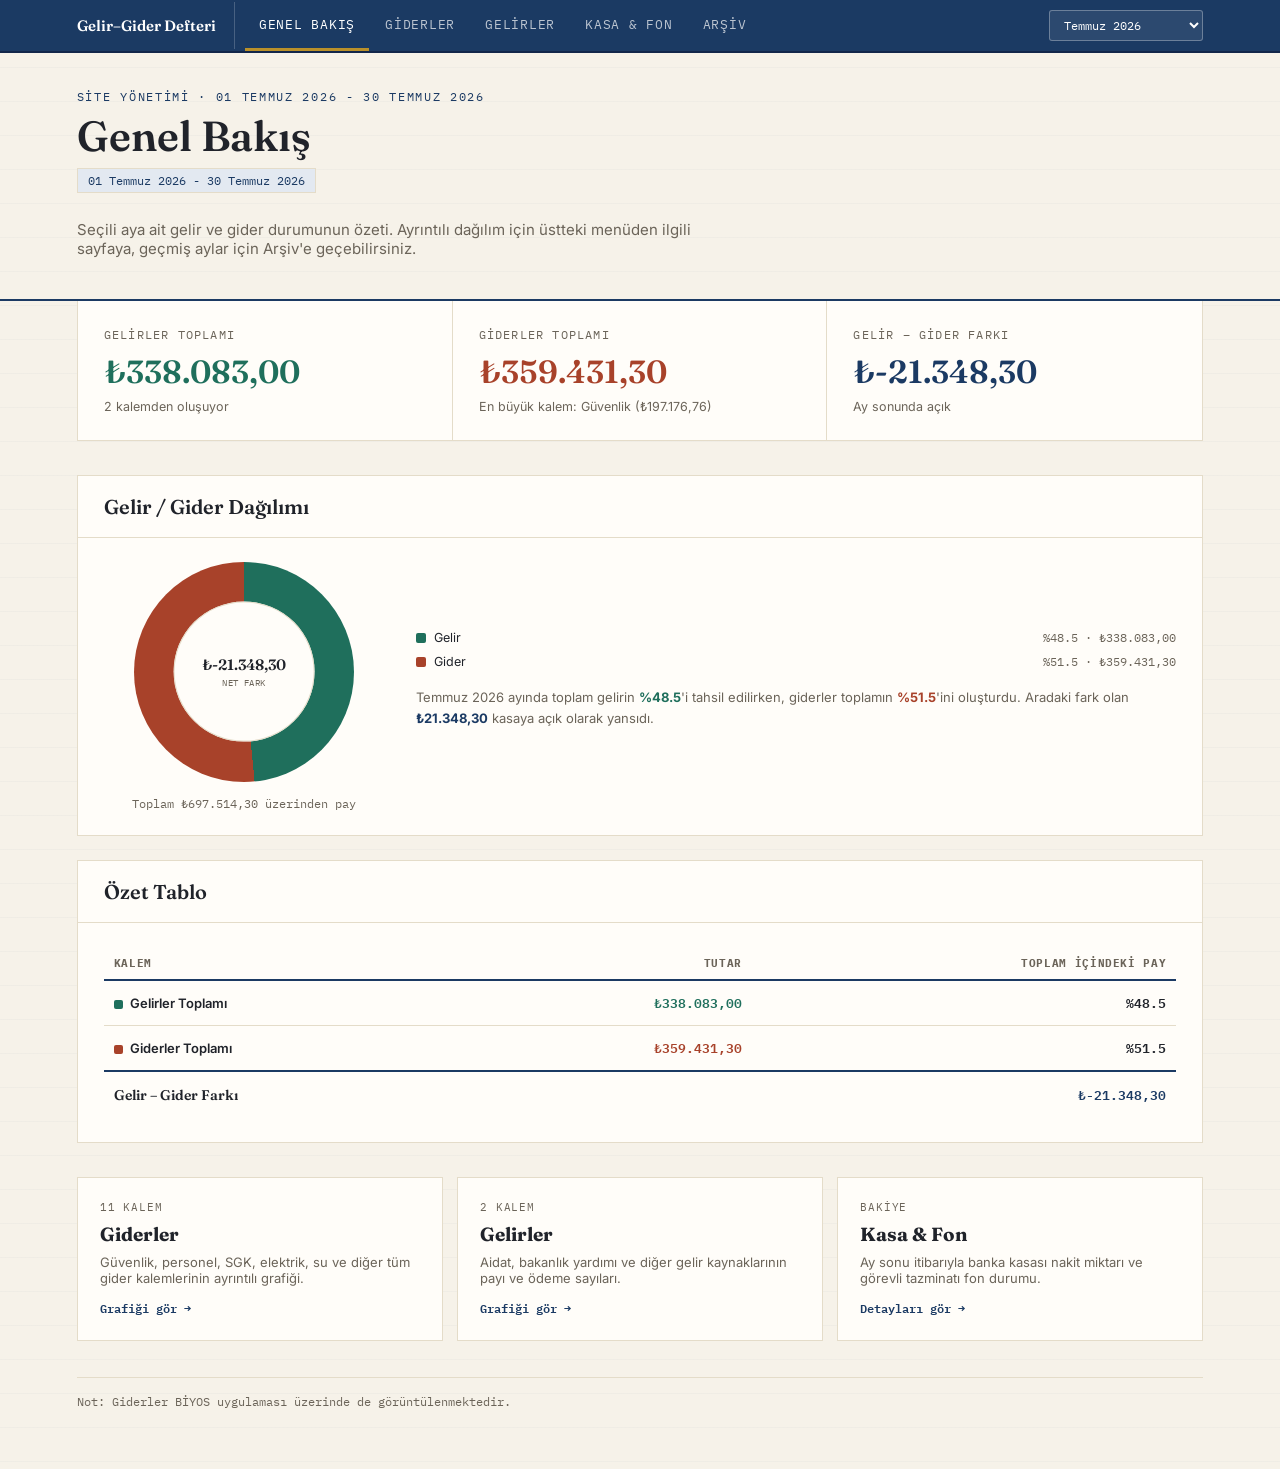
<file: index.html>
<!DOCTYPE html>
<html lang="tr">
<head>
<meta charset="UTF-8">
<title>Gelir–Gider Defteri</title>
<meta name="viewport" content="width=device-width, initial-scale=1.0">
<link rel="preconnect" href="https://fonts.googleapis.com">
<link href="https://fonts.googleapis.com/css2?family=Fraunces:opsz,wght@9..144,400;9..144,500;9..144,600;9..144,700&family=Inter:wght@400;500;600;700&family=IBM+Plex+Mono:wght@400;500;600;700&display=swap" rel="stylesheet">
<link rel="stylesheet" href="assets/style.css">
</head>
<body>

<nav class="topnav">
  <span class="brand">Gelir–Gider Defteri</span>
  <a href="index.html" class="active">Genel Bakış</a>
  <a href="giderler.html">Giderler</a>
  <a href="gelirler.html">Gelirler</a>
  <a href="kasa.html">Kasa &amp; Fon</a>
  <a href="arsiv.html">Arşiv</a>
  <select id="monthSelect" class="month-select"></select>
</nav>

<header class="page-header">
  <p class="eyebrow">Site Yönetimi</p>
  <h1>Genel Bakış</h1>
  <p class="period-badge" id="periodBadge"></p>
  <p class="subtitle">Seçili aya ait gelir ve gider durumunun özeti. Ayrıntılı dağılım için üstteki menüden ilgili sayfaya, geçmiş aylar için Arşiv'e geçebilirsiniz.</p>
</header>

<section class="hero">
  <div class="hero-cell income">
    <div class="label">Gelirler Toplamı</div>
    <div class="amount" id="heroGelir"></div>
    <div class="sub" id="heroGelirSub"></div>
  </div>
  <div class="hero-cell expense">
    <div class="label">Giderler Toplamı</div>
    <div class="amount" id="heroGider"></div>
    <div class="sub" id="heroGiderSub"></div>
  </div>
  <div class="hero-cell net">
    <div class="label">Gelir – Gider Farkı</div>
    <div class="amount" id="heroFark"></div>
    <div class="sub" id="heroFarkSub"></div>
  </div>
</section>

<section class="section">
  <div class="section-head">
    <h2>Gelir / Gider Dağılımı</h2>
  </div>
  <div class="section-body">
    <div class="chart-grid">
      <div class="chart-box">
        <div class="donut-wrap" id="balanceChartWrap">
          <div class="donut" id="balanceChart"></div>
          <div class="donut-hole"><div class="value"></div><div class="label"></div></div>
        </div>
        <div class="chart-caption" id="balanceCaption"></div>
      </div>
      <div>
        <div class="legend-list" id="balanceLegend"></div>
        <p style="font-size:13px; color:var(--ink-soft); margin-top:18px; line-height:1.6;" id="balanceSummaryText"></p>
      </div>
    </div>
  </div>
</section>

<section class="section" style="margin-top:24px;">
  <div class="section-head">
    <h2>Özet Tablo</h2>
  </div>
  <div class="section-body">
    <div class="table-wrap">
      <table class="data-table">
        <thead>
          <tr><th>Kalem</th><th class="num">Tutar</th><th class="num">Toplam İçindeki Pay</th></tr>
        </thead>
        <tbody id="summaryTableBody"></tbody>
        <tfoot id="summaryTableFoot"></tfoot>
      </table>
    </div>
  </div>
</section>

<div class="nav-cards">
  <a class="nav-card" id="cardGider" href="giderler.html">
    <div class="tag" id="cardGiderTag"></div>
    <h3>Giderler</h3>
    <p>Güvenlik, personel, SGK, elektrik, su ve diğer tüm gider kalemlerinin ayrıntılı grafiği.</p>
    <div class="go">Grafiği gör →</div>
  </a>
  <a class="nav-card" id="cardGelir" href="gelirler.html">
    <div class="tag" id="cardGelirTag"></div>
    <h3>Gelirler</h3>
    <p>Aidat, bakanlık yardımı ve diğer gelir kaynaklarının payı ve ödeme sayıları.</p>
    <div class="go">Grafiği gör →</div>
  </a>
  <a class="nav-card" id="cardKasa" href="kasa.html">
    <div class="tag">Bakiye</div>
    <h3>Kasa &amp; Fon</h3>
    <p>Ay sonu itibarıyla banka kasası nakit miktarı ve görevli tazminatı fon durumu.</p>
    <div class="go">Detayları gör →</div>
  </a>
</div>

<footer class="page-footer">
  Not: Giderler BİYOS uygulaması üzerinde de görüntülenmektedir.
</footer>

<script src="assets/months-data.js"></script>
<script src="assets/common.js"></script>
<script src="assets/charts.js"></script>
<script>
initMonthSelector();
const monthId = getCurrentMonthId();
const data = MONTHS[monthId];
const T = data.totals;
const grandTotal = T.gelir + T.gider;
const gelirPct = (T.gelir/grandTotal*100);
const giderPct = (T.gider/grandTotal*100);

document.getElementById('periodBadge').textContent = data.period;
document.querySelector('.eyebrow').textContent = 'Site Yönetimi · ' + data.period;

document.getElementById('heroGelir').textContent = formatTL(T.gelir);
document.getElementById('heroGelirSub').textContent = data.incomes.filter(i=>i.amount>0).length + ' kalemden oluşuyor';
document.getElementById('heroGider').textContent = formatTL(T.gider);
const topExpense = [...data.expenses].sort((a,b)=>b.amount-a.amount)[0];
document.getElementById('heroGiderSub').textContent = 'En büyük kalem: ' + topExpense.name + ' (' + formatTL(topExpense.amount) + ')';
document.getElementById('heroFark').textContent = (T.fark >= 0 ? '+ ' : '') + formatTL(T.fark);
document.getElementById('heroFarkSub').textContent = T.fark >= 0 ? 'Ay sonunda pozitif bakiye' : 'Ay sonunda açık';

document.getElementById('balanceCaption').textContent = 'Toplam ' + formatTL(grandTotal) + ' üzerinden pay';
document.getElementById('balanceSummaryText').innerHTML =
  data.label + ' ayında toplam gelirin <strong style="color:var(--income)">%' + gelirPct.toFixed(1) + '</strong>\'i tahsil edilirken, giderler toplamın ' +
  '<strong style="color:var(--expense)">%' + giderPct.toFixed(1) + '</strong>\'ini oluşturdu. Aradaki fark olan ' +
  '<strong style="color:var(--navy)">' + formatTL(Math.abs(T.fark)) + '</strong> kasaya ' + (T.fark >= 0 ? 'pozitif bakiye' : 'açık') + ' olarak yansıdı.';

renderDonut('balanceChart', 'balanceLegend',
  [
    { name: 'Gelir', amount: T.gelir, color: '#1F6F5C' },
    { name: 'Gider', amount: T.gider, color: '#A8422A' }
  ],
  (T.fark >= 0 ? '+ ' : '') + formatTL(T.fark),
  'Net Fark'
);

document.getElementById('summaryTableBody').innerHTML = `
  <tr><td class="cat"><span class="cat-dot" style="background:#1F6F5C"></span>Gelirler Toplamı</td><td class="num" style="color:var(--income)">${formatTL(T.gelir)}</td><td class="num">%${gelirPct.toFixed(1)}</td></tr>
  <tr><td class="cat"><span class="cat-dot" style="background:#A8422A"></span>Giderler Toplamı</td><td class="num" style="color:var(--expense)">${formatTL(T.gider)}</td><td class="num">%${giderPct.toFixed(1)}</td></tr>
`;
document.getElementById('summaryTableFoot').innerHTML = `
  <tr><td class="cat">Gelir – Gider Farkı</td><td class="num" colspan="2" style="color:var(--navy)">${(T.fark >= 0 ? '+ ' : '')}${formatTL(T.fark)}</td></tr>
`;

document.getElementById('cardGiderTag').textContent = data.expenses.length + ' Kalem';
document.getElementById('cardGelirTag').textContent = data.incomes.filter(i=>i.amount>0).length + ' Kalem';
document.querySelectorAll('.nav-card').forEach(a => { a.href = a.getAttribute('href') + '?ay=' + monthId; });
document.querySelectorAll('.topnav a').forEach(a => {
  if (a.getAttribute('href') !== 'arsiv.html') {
    a.href = a.getAttribute('href').split('?')[0] + '?ay=' + monthId;
  }
});
</script>
</body>
</html>
</file>
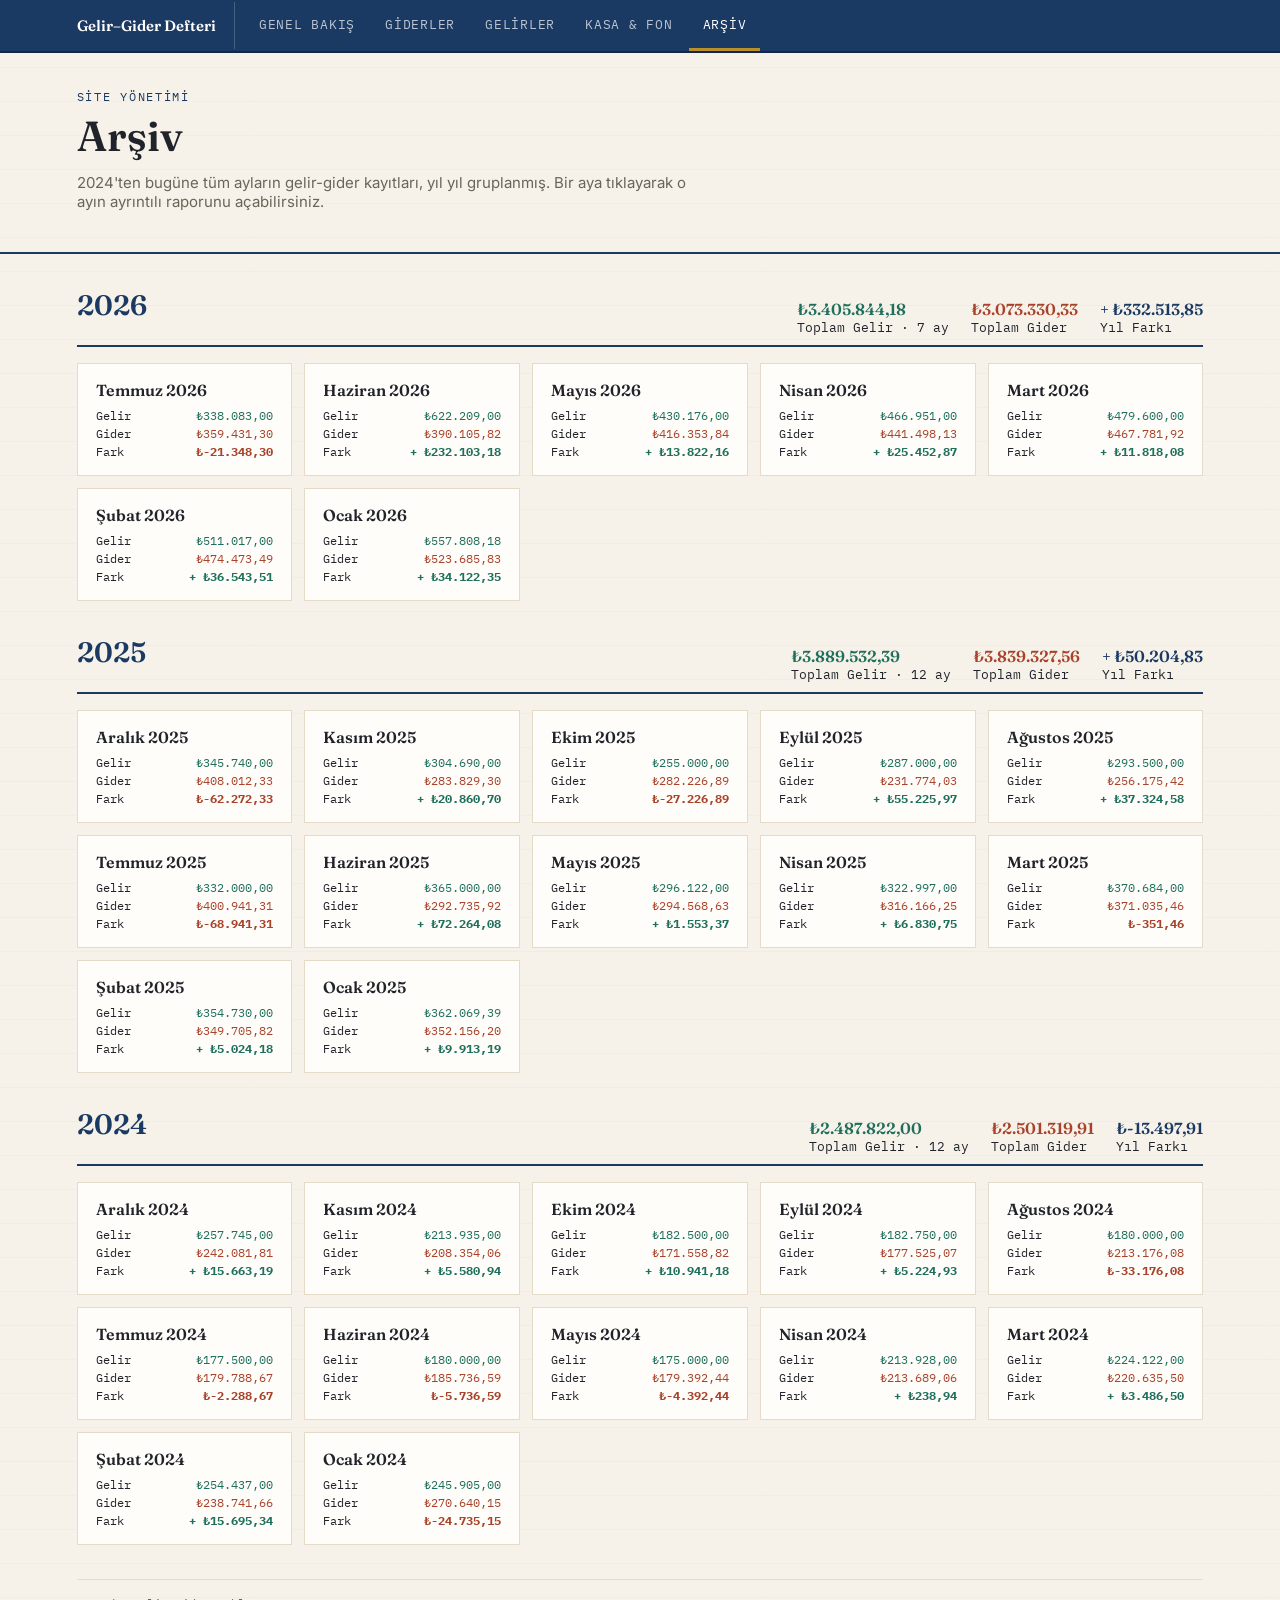
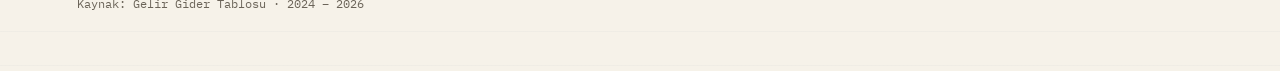
<file: arsiv.html>
<!DOCTYPE html>
<html lang="tr">
<head>
<meta charset="UTF-8">
<title>Arşiv · Gelir–Gider Defteri</title>
<meta name="viewport" content="width=device-width, initial-scale=1.0">
<link rel="preconnect" href="https://fonts.googleapis.com">
<link href="https://fonts.googleapis.com/css2?family=Fraunces:opsz,wght@9..144,400;9..144,500;9..144,600;9..144,700&family=Inter:wght@400;500;600;700&family=IBM+Plex+Mono:wght@400;500;600;700&display=swap" rel="stylesheet">
<link rel="stylesheet" href="assets/style.css">
<style>
  .year-block{ margin:34px 6vw 0 6vw; }
  .year-title{
    display:flex; align-items:baseline; justify-content:space-between; flex-wrap:wrap; gap:10px;
    border-bottom:2px solid var(--navy); padding-bottom:10px; margin-bottom:16px;
  }
  .year-title h2{ font-family:'Fraunces',serif; font-size:28px; font-weight:600; margin:0; color:var(--navy); }
  .year-stats{ display:flex; gap:22px; flex-wrap:wrap; font-family:'IBM Plex Mono',monospace; font-size:12.5px; }
  .year-stats .stat b{ display:block; font-family:'Fraunces',serif; font-size:16px; font-weight:600; }
  .year-stats .stat.income b{ color:var(--income); }
  .year-stats .stat.expense b{ color:var(--expense); }
  .year-stats .stat.net b{ color:var(--navy); }
  .month-grid{
    display:grid; grid-template-columns:repeat(auto-fill, minmax(210px,1fr)); gap:12px;
  }
  .month-card{
    display:block; text-decoration:none; background:var(--surface); border:1px solid var(--border);
    padding:16px 18px; transition:border-color .15s, transform .15s;
  }
  .month-card:hover{ border-color:var(--navy); transform:translateY(-2px); }
  .month-card .m-label{ font-family:'Fraunces',serif; font-size:16px; font-weight:600; margin-bottom:8px; }
  .month-card .m-row{ display:flex; justify-content:space-between; font-size:11.5px; font-family:'IBM Plex Mono',monospace; margin-top:3px; }
  .month-card .m-row.income span:last-child{ color:var(--income); }
  .month-card .m-row.expense span:last-child{ color:var(--expense); }
  .month-card .m-row.net span:last-child{ font-weight:700; }
  @media (max-width:560px){ .year-block{margin-left:5vw; margin-right:5vw;} }
</style>
</head>
<body>

<nav class="topnav">
  <span class="brand">Gelir–Gider Defteri</span>
  <a href="index.html">Genel Bakış</a>
  <a href="giderler.html">Giderler</a>
  <a href="gelirler.html">Gelirler</a>
  <a href="kasa.html">Kasa &amp; Fon</a>
  <a href="arsiv.html" class="active">Arşiv</a>
</nav>

<header class="page-header">
  <p class="eyebrow">Site Yönetimi</p>
  <h1>Arşiv</h1>
  <p class="subtitle">2024'ten bugüne tüm ayların gelir-gider kayıtları, yıl yıl gruplanmış. Bir aya tıklayarak o ayın ayrıntılı raporunu açabilirsiniz.</p>
</header>

<div id="yearsContainer"></div>

<footer class="page-footer" style="margin-top:34px;">
  Kaynak: Gelir Gider Tablosu · 2024 – 2026
</footer>

<script src="assets/months-data.js"></script>
<script src="assets/common.js"></script>
<script>
const years = [...new Set(MONTH_LIST.map(m => m.id.slice(0,4)))].sort((a,b) => b.localeCompare(a));
const container = document.getElementById('yearsContainer');

years.forEach(year => {
  const summary = getYearSummary(year);
  const monthsDesc = MONTH_LIST.filter(m => m.id.startsWith(year)).slice().reverse();

  const block = document.createElement('div');
  block.className = 'year-block';
  block.innerHTML = `
    <div class="year-title">
      <h2>${year}</h2>
      <div class="year-stats">
        <div class="stat income"><b>${formatTL(summary.gelir)}</b>Toplam Gelir · ${summary.monthCount} ay</div>
        <div class="stat expense"><b>${formatTL(summary.gider)}</b>Toplam Gider</div>
        <div class="stat net"><b>${(summary.fark>=0?'+ ':'')+formatTL(summary.fark)}</b>Yıl Farkı</div>
      </div>
    </div>
    <div class="month-grid">
      ${monthsDesc.map(m => {
        const d = MONTHS[m.id];
        const t = d.totals;
        return `
        <a class="month-card" href="index.html?ay=${m.id}">
          <div class="m-label">${d.label}</div>
          <div class="m-row income"><span>Gelir</span><span>${formatTL(t.gelir)}</span></div>
          <div class="m-row expense"><span>Gider</span><span>${formatTL(t.gider)}</span></div>
          <div class="m-row net"><span>Fark</span><span style="color:${t.fark>=0?'var(--income)':'var(--expense)'}">${(t.fark>=0?'+ ':'')+formatTL(t.fark)}</span></div>
        </a>`;
      }).join('')}
    </div>
  `;
  container.appendChild(block);
});
</script>
</body>
</html>
</file>
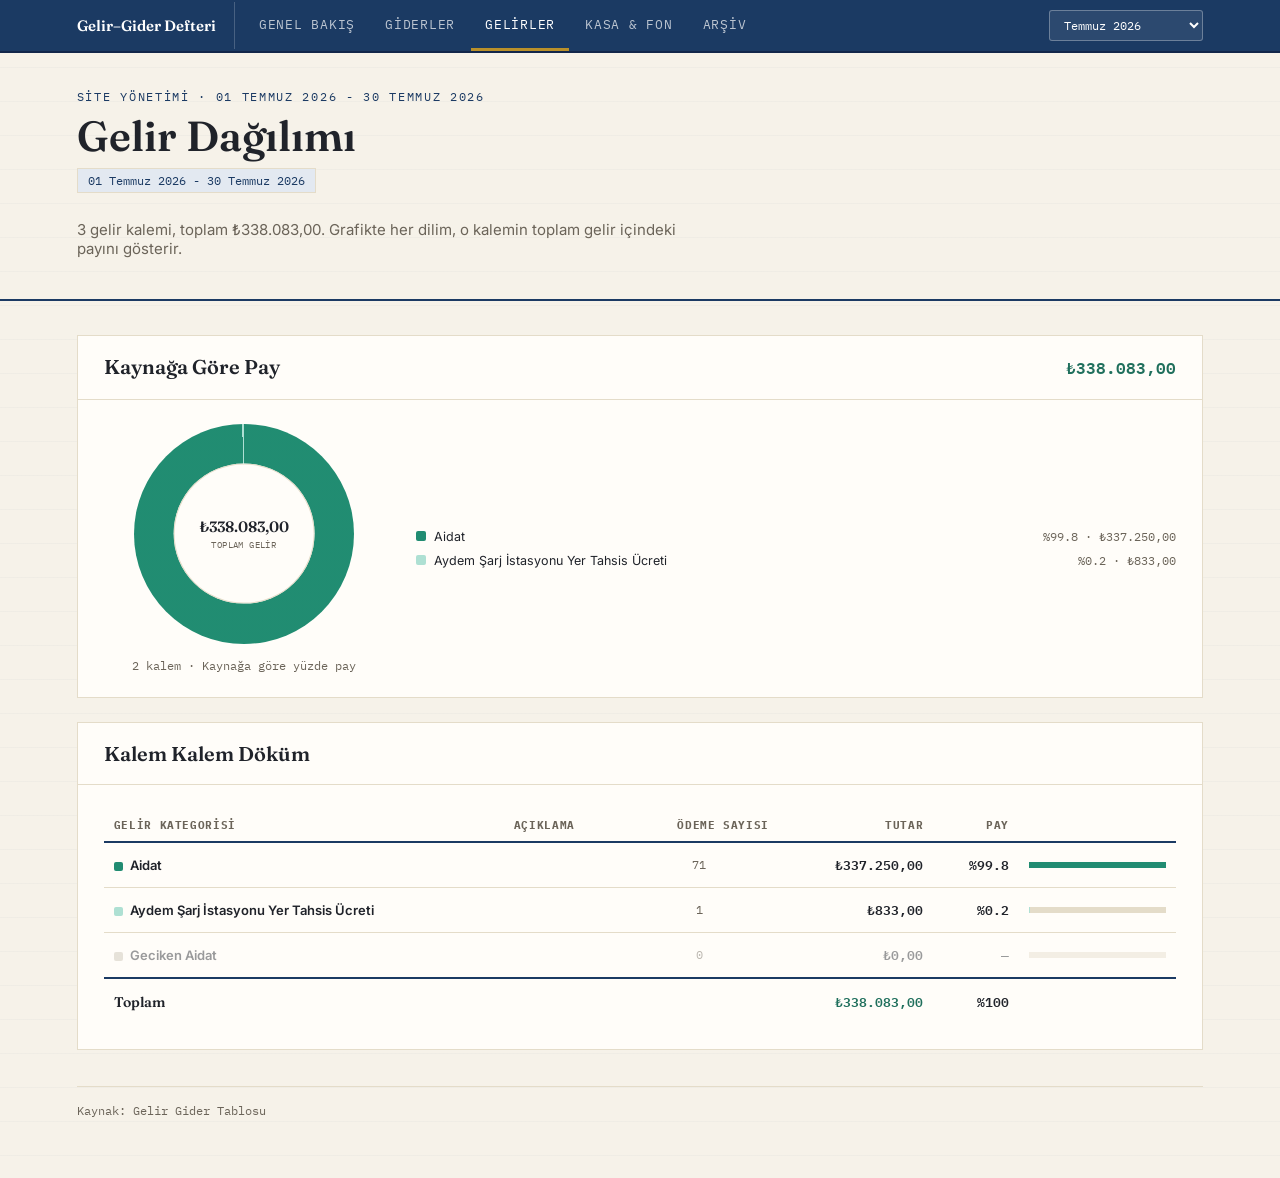
<file: gelirler.html>
<!DOCTYPE html>
<html lang="tr">
<head>
<meta charset="UTF-8">
<title>Gelirler · Gelir–Gider Defteri</title>
<meta name="viewport" content="width=device-width, initial-scale=1.0">
<link rel="preconnect" href="https://fonts.googleapis.com">
<link href="https://fonts.googleapis.com/css2?family=Fraunces:opsz,wght@9..144,400;9..144,500;9..144,600;9..144,700&family=Inter:wght@400;500;600;700&family=IBM+Plex+Mono:wght@400;500;600;700&display=swap" rel="stylesheet">
<link rel="stylesheet" href="assets/style.css">
</head>
<body>

<nav class="topnav">
  <span class="brand">Gelir–Gider Defteri</span>
  <a href="index.html">Genel Bakış</a>
  <a href="giderler.html">Giderler</a>
  <a href="gelirler.html" class="active">Gelirler</a>
  <a href="kasa.html">Kasa &amp; Fon</a>
  <a href="arsiv.html">Arşiv</a>
  <select id="monthSelect" class="month-select"></select>
</nav>

<header class="page-header">
  <p class="eyebrow">Site Yönetimi</p>
  <h1>Gelir Dağılımı</h1>
  <p class="period-badge" id="periodBadge"></p>
  <p class="subtitle" id="pageSubtitle"></p>
</header>

<section class="section">
  <div class="section-head">
    <h2>Kaynağa Göre Pay</h2>
    <div class="total mono" style="color:var(--income)" id="headTotal"></div>
  </div>
  <div class="section-body">
    <div class="chart-grid">
      <div class="chart-box">
        <div class="donut-wrap" id="incomeDonutWrap">
          <div class="donut" id="incomeDonut"></div>
          <div class="donut-hole"><div class="value"></div><div class="label"></div></div>
        </div>
        <div class="chart-caption" id="chartCaption"></div>
      </div>
      <div class="legend-list" id="incomeLegend"></div>
    </div>
  </div>
</section>

<section class="section" style="margin-top:24px;">
  <div class="section-head">
    <h2>Kalem Kalem Döküm</h2>
  </div>
  <div class="section-body">
    <div class="table-wrap">
      <table class="data-table">
        <thead>
          <tr>
            <th>Gelir Kategorisi</th>
            <th>Açıklama</th>
            <th class="num">Ödeme Sayısı</th>
            <th class="num">Tutar</th>
            <th class="num">Pay</th>
            <th></th>
          </tr>
        </thead>
        <tbody id="incomeTableBody"></tbody>
        <tfoot id="incomeTableFoot"></tfoot>
      </table>
    </div>
  </div>
</section>

<footer class="page-footer">
  Kaynak: Gelir Gider Tablosu
</footer>

<script src="assets/months-data.js"></script>
<script src="assets/common.js"></script>
<script src="assets/charts.js"></script>
<script>
initMonthSelector();
const monthId = getCurrentMonthId();
const data = MONTHS[monthId];
const sortedRaw = [...data.incomes].filter(i => i.amount > 0).sort((a,b) => b.amount - a.amount);
const sorted = assignColors(sortedRaw, 'income');
const zeroItemsRaw = data.incomes.filter(i => i.amount === 0);
const zeroItems = zeroItemsRaw.map(i => Object.assign({}, i, { color: '#C9C2B4' }));
const total = sorted.reduce((s,e) => s + e.amount, 0);

document.getElementById('periodBadge').textContent = data.period;
document.querySelector('.eyebrow').textContent = 'Site Yönetimi · ' + data.period;
document.getElementById('pageSubtitle').textContent = data.incomes.length + ' gelir kalemi, toplam ' + formatTL(total) + '. Grafikte her dilim, o kalemin toplam gelir içindeki payını gösterir.';
document.getElementById('headTotal').textContent = formatTL(total);
document.getElementById('chartCaption').textContent = sorted.length + ' kalem · Kaynağa göre yüzde pay';

renderDonut('incomeDonut', 'incomeLegend', sorted, formatTL(total), 'Toplam Gelir');

const body = document.getElementById('incomeTableBody');
[...sorted, ...zeroItems].forEach(e => {
  const pct = e.amount > 0 ? (e.amount/total*100) : 0;
  const tr = document.createElement('tr');
  let cls = [];
  if (pct > 25 && sorted.length && e.amount !== sorted[0].amount) cls.push('highlight-tr');
  if (e.amount === 0) cls.push('zero-tr');
  tr.className = cls.join(' ');
  tr.innerHTML = `
    <td class="cat"><span class="cat-dot" style="background:${e.color}"></span>${e.name}</td>
    <td class="desc">${e.desc}</td>
    <td class="count">${e.count}</td>
    <td class="num">${formatTL(e.amount)}</td>
    <td class="num">${e.amount > 0 ? '%' + pct.toFixed(1) : '—'}</td>
    <td class="mini-bar-cell"><div class="mini-bar-track"><div class="mini-bar-fill" style="width:${pct}%; background:${e.color}"></div></div></td>
  `;
  body.appendChild(tr);
});
document.getElementById('incomeTableFoot').innerHTML = `
  <tr><td class="cat">Toplam</td><td></td><td></td><td class="num" style="color:var(--income)">${formatTL(total)}</td><td class="num">%100</td><td></td></tr>
`;

document.querySelectorAll('.topnav a').forEach(a => {
  if (a.getAttribute('href') !== 'arsiv.html') {
    a.href = a.getAttribute('href').split('?')[0] + '?ay=' + monthId;
  }
});
</script>
</body>
</html>
</file>
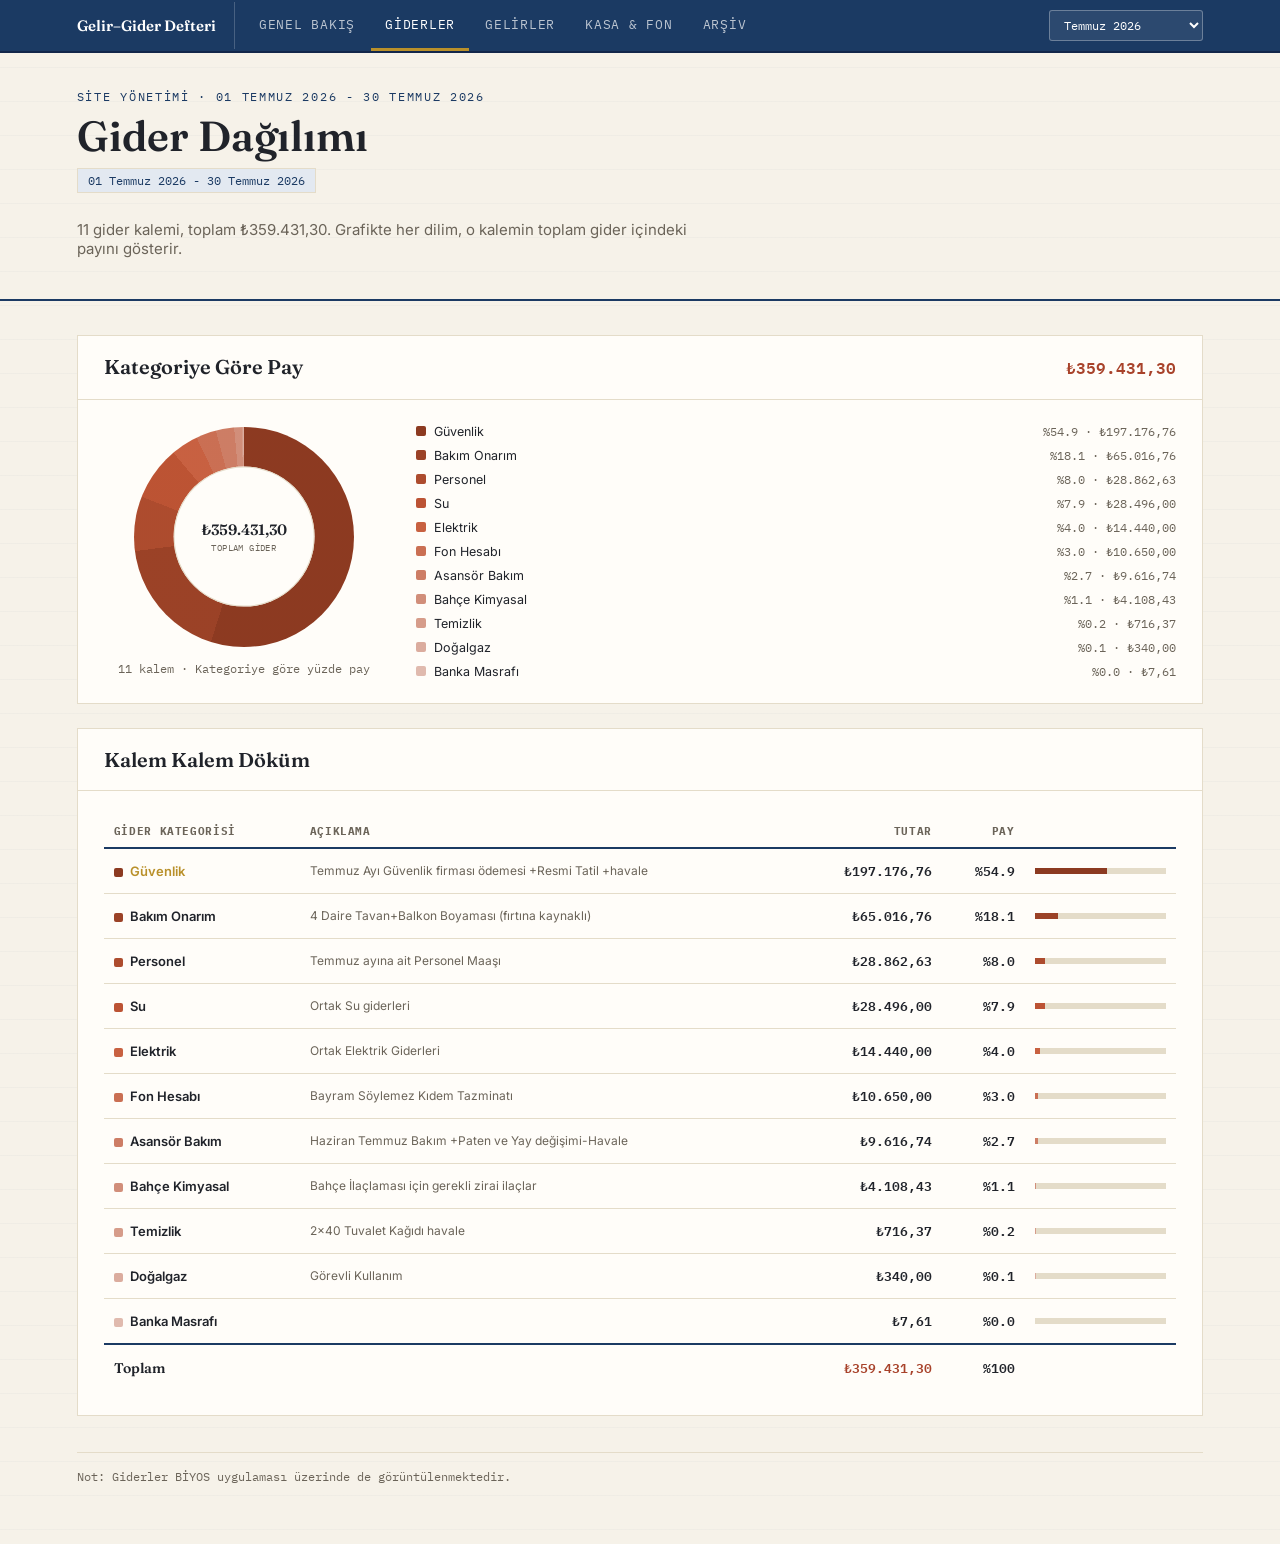
<file: giderler.html>
<!DOCTYPE html>
<html lang="tr">
<head>
<meta charset="UTF-8">
<title>Giderler · Gelir–Gider Defteri</title>
<meta name="viewport" content="width=device-width, initial-scale=1.0">
<link rel="preconnect" href="https://fonts.googleapis.com">
<link href="https://fonts.googleapis.com/css2?family=Fraunces:opsz,wght@9..144,400;9..144,500;9..144,600;9..144,700&family=Inter:wght@400;500;600;700&family=IBM+Plex+Mono:wght@400;500;600;700&display=swap" rel="stylesheet">
<link rel="stylesheet" href="assets/style.css">
</head>
<body>

<nav class="topnav">
  <span class="brand">Gelir–Gider Defteri</span>
  <a href="index.html">Genel Bakış</a>
  <a href="giderler.html" class="active">Giderler</a>
  <a href="gelirler.html">Gelirler</a>
  <a href="kasa.html">Kasa &amp; Fon</a>
  <a href="arsiv.html">Arşiv</a>
  <select id="monthSelect" class="month-select"></select>
</nav>

<header class="page-header">
  <p class="eyebrow">Site Yönetimi</p>
  <h1>Gider Dağılımı</h1>
  <p class="period-badge" id="periodBadge"></p>
  <p class="subtitle" id="pageSubtitle"></p>
</header>

<section class="section">
  <div class="section-head">
    <h2>Kategoriye Göre Pay</h2>
    <div class="total mono" style="color:var(--expense)" id="headTotal"></div>
  </div>
  <div class="section-body">
    <div class="chart-grid">
      <div class="chart-box">
        <div class="donut-wrap" id="expenseDonutWrap">
          <div class="donut" id="expenseDonut"></div>
          <div class="donut-hole"><div class="value"></div><div class="label"></div></div>
        </div>
        <div class="chart-caption" id="chartCaption"></div>
      </div>
      <div class="legend-list" id="expenseLegend"></div>
    </div>
  </div>
</section>

<section class="section" style="margin-top:24px;">
  <div class="section-head">
    <h2>Kalem Kalem Döküm</h2>
  </div>
  <div class="section-body">
    <div class="table-wrap">
      <table class="data-table">
        <thead>
          <tr>
            <th>Gider Kategorisi</th>
            <th>Açıklama</th>
            <th class="num">Tutar</th>
            <th class="num">Pay</th>
            <th></th>
          </tr>
        </thead>
        <tbody id="expenseTableBody"></tbody>
        <tfoot id="expenseTableFoot"></tfoot>
      </table>
    </div>
  </div>
</section>

<footer class="page-footer">
  Not: Giderler BİYOS uygulaması üzerinde de görüntülenmektedir.
</footer>

<script src="assets/months-data.js"></script>
<script src="assets/common.js"></script>
<script src="assets/charts.js"></script>
<script>
initMonthSelector();
const monthId = getCurrentMonthId();
const data = MONTHS[monthId];
const sortedRaw = [...data.expenses].sort((a,b) => b.amount - a.amount);
const sorted = assignColors(sortedRaw, 'expense');
const total = sorted.reduce((s,e) => s + e.amount, 0);

document.getElementById('periodBadge').textContent = data.period;
document.querySelector('.eyebrow').textContent = 'Site Yönetimi · ' + data.period;
document.getElementById('pageSubtitle').textContent = sorted.length + ' gider kalemi, toplam ' + formatTL(total) + '. Grafikte her dilim, o kalemin toplam gider içindeki payını gösterir.';
document.getElementById('headTotal').textContent = formatTL(total);
document.getElementById('chartCaption').textContent = sorted.length + ' kalem · Kategoriye göre yüzde pay';

renderDonut('expenseDonut', 'expenseLegend', sorted, formatTL(total), 'Toplam Gider');

const body = document.getElementById('expenseTableBody');
sorted.forEach(e => {
  const pct = (e.amount/total*100);
  const tr = document.createElement('tr');
  if (pct > 20) tr.className = 'highlight-tr';
  tr.innerHTML = `
    <td class="cat"><span class="cat-dot" style="background:${e.color}"></span>${e.name}</td>
    <td class="desc">${e.desc}</td>
    <td class="num">${formatTL(e.amount)}</td>
    <td class="num">%${pct.toFixed(1)}</td>
    <td class="mini-bar-cell"><div class="mini-bar-track"><div class="mini-bar-fill" style="width:${pct}%; background:${e.color}"></div></div></td>
  `;
  body.appendChild(tr);
});
document.getElementById('expenseTableFoot').innerHTML = `
  <tr><td class="cat">Toplam</td><td></td><td class="num" style="color:var(--expense)">${formatTL(total)}</td><td class="num">%100</td><td></td></tr>
`;

document.querySelectorAll('.topnav a').forEach(a => {
  if (a.getAttribute('href') !== 'arsiv.html') {
    a.href = a.getAttribute('href').split('?')[0] + '?ay=' + monthId;
  }
});
</script>
</body>
</html>
</file>
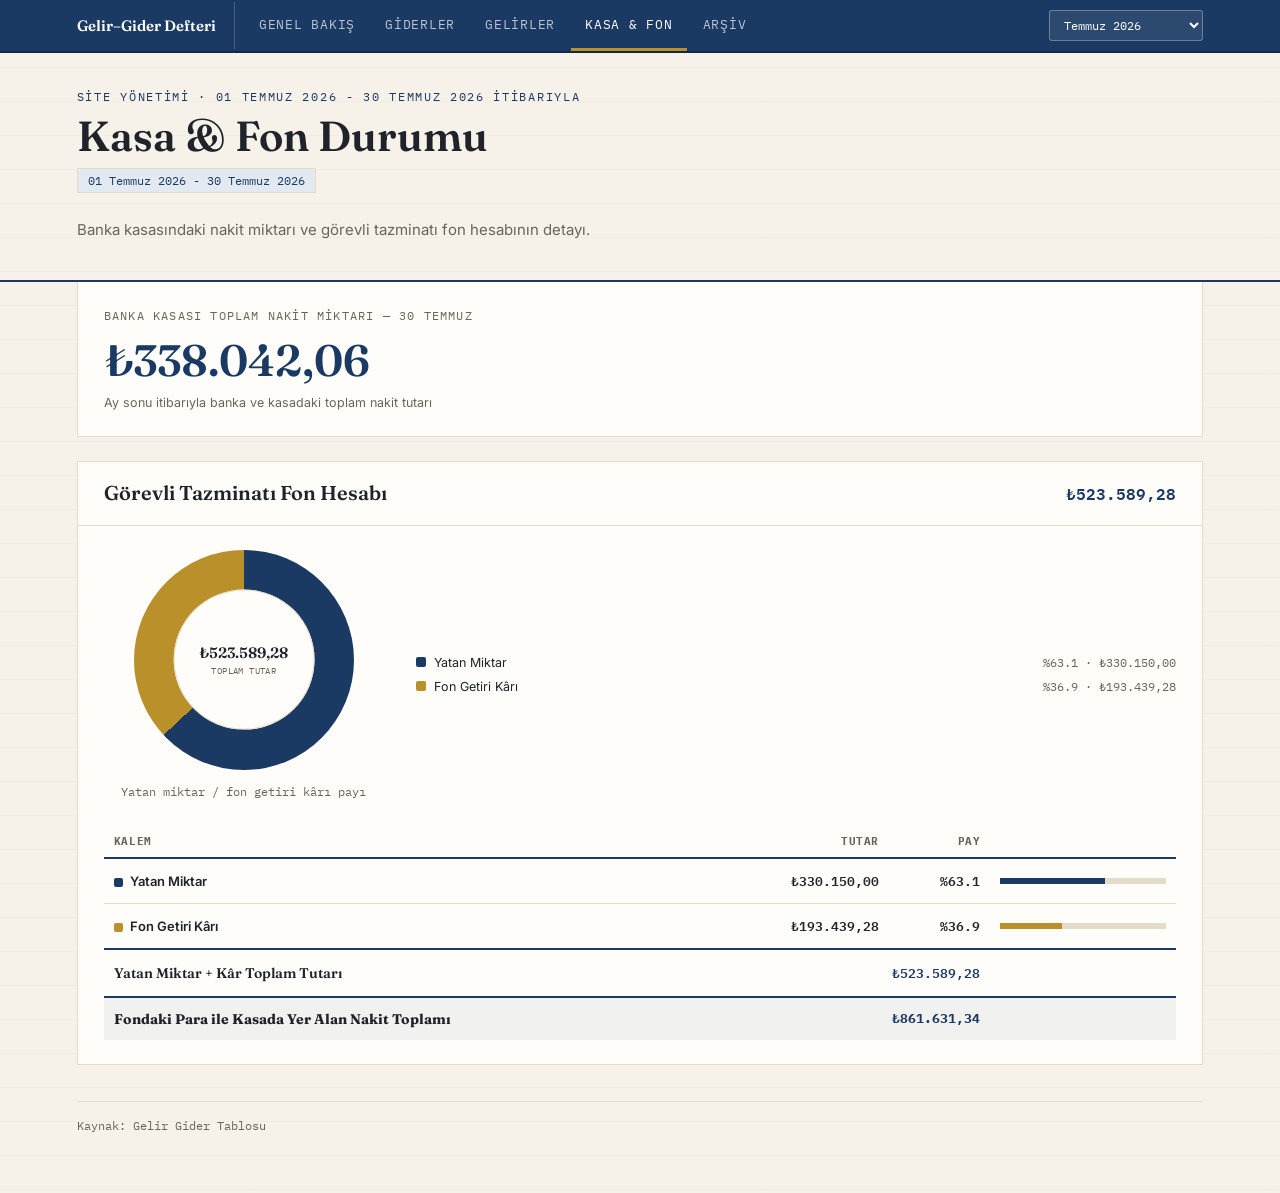
<file: kasa.html>
<!DOCTYPE html>
<html lang="tr">
<head>
<meta charset="UTF-8">
<title>Kasa & Fon · Gelir–Gider Defteri</title>
<meta name="viewport" content="width=device-width, initial-scale=1.0">
<link rel="preconnect" href="https://fonts.googleapis.com">
<link href="https://fonts.googleapis.com/css2?family=Fraunces:opsz,wght@9..144,400;9..144,500;9..144,600;9..144,700&family=Inter:wght@400;500;600;700&family=IBM+Plex+Mono:wght@400;500;600;700&display=swap" rel="stylesheet">
<link rel="stylesheet" href="assets/style.css">
</head>
<body>

<nav class="topnav">
  <span class="brand">Gelir–Gider Defteri</span>
  <a href="index.html">Genel Bakış</a>
  <a href="giderler.html">Giderler</a>
  <a href="gelirler.html">Gelirler</a>
  <a href="kasa.html" class="active">Kasa &amp; Fon</a>
  <a href="arsiv.html">Arşiv</a>
  <select id="monthSelect" class="month-select"></select>
</nav>

<header class="page-header">
  <p class="eyebrow">Site Yönetimi</p>
  <h1>Kasa &amp; Fon Durumu</h1>
  <p class="period-badge" id="periodBadge"></p>
  <p class="subtitle">Banka kasasındaki nakit miktarı ve görevli tazminatı fon hesabının detayı.</p>
</header>

<section class="hero" style="grid-template-columns:1fr;">
  <div class="hero-cell net">
    <div class="label" id="bankLabel"></div>
    <div class="amount" style="font-size:clamp(28px,4vw,44px);" id="bankAmount"></div>
    <div class="sub">Ay sonu itibarıyla banka ve kasadaki toplam nakit tutarı</div>
  </div>
</section>

<section class="section" style="margin-top:24px;" id="fundSection">
  <div class="section-head">
    <h2>Görevli Tazminatı Fon Hesabı</h2>
    <div class="total mono" style="color:var(--navy)" id="fundHeadTotal"></div>
  </div>
  <div class="section-body">
    <div class="chart-grid">
      <div class="chart-box">
        <div class="donut-wrap" id="fundChartWrap">
          <div class="donut" id="fundChart"></div>
          <div class="donut-hole"><div class="value"></div><div class="label"></div></div>
        </div>
        <div class="chart-caption">Yatan miktar / fon getiri kârı payı</div>
      </div>
      <div class="legend-list" id="fundLegend"></div>
    </div>

    <div class="table-wrap" style="margin-top:26px;">
      <table class="data-table">
        <thead>
          <tr><th>Kalem</th><th class="num">Tutar</th><th class="num">Pay</th><th></th></tr>
        </thead>
        <tbody id="fundTableBody"></tbody>
        <tfoot id="fundTableFoot"></tfoot>
      </table>
    </div>
  </div>
</section>

<footer class="page-footer">
  Kaynak: Gelir Gider Tablosu
</footer>

<script src="assets/months-data.js"></script>
<script src="assets/common.js"></script>
<script src="assets/charts.js"></script>
<script>
initMonthSelector();
const monthId = getCurrentMonthId();
const data = MONTHS[monthId];
const C = data.cash;

document.getElementById('periodBadge').textContent = data.period;
document.querySelector('.eyebrow').textContent = 'Site Yönetimi · ' + data.period + ' İtibarıyla';
document.getElementById('bankLabel').textContent = C.bankaLabel || ('Banka Kasası Toplam Nakit Miktarı — ' + data.label);
document.getElementById('bankAmount').textContent = formatTL(C.banka);

if (C.fonYatan == null || C.fonKar == null) {
  document.getElementById('fundSection').innerHTML = `
    <div class="section-head"><h2>Görevli Tazminatı Fon Hesabı</h2></div>
    <div class="section-body"><p style="font-size:13px; color:var(--ink-soft);">Bu ay için ayrı bir fon dökümü kayda geçmemiştir.</p></div>
  `;
} else {
  document.getElementById('fundHeadTotal').textContent = formatTL(C.fonToplam);
  const fundItemsRaw = [
    { name: 'Yatan Miktar', amount: C.fonYatan },
    { name: 'Fon Getiri Kârı', amount: C.fonKar }
  ];
  const fundItems = [
    Object.assign({}, fundItemsRaw[0], { color: '#1B3A63' }),
    Object.assign({}, fundItemsRaw[1], { color: '#B9902A' })
  ];

  renderDonut('fundChart', 'fundLegend', fundItems, formatTL(C.fonToplam), 'Toplam Tutar');

  const body = document.getElementById('fundTableBody');
  fundItems.forEach(i => {
    const pct = (i.amount / C.fonToplam) * 100;
    const tr = document.createElement('tr');
    tr.innerHTML = `
      <td class="cat"><span class="cat-dot" style="background:${i.color}"></span>${i.name}</td>
      <td class="num">${formatTL(i.amount)}</td>
      <td class="num">%${pct.toFixed(1)}</td>
      <td class="mini-bar-cell"><div class="mini-bar-track"><div class="mini-bar-fill" style="width:${pct}%; background:${i.color}"></div></div></td>
    `;
    body.appendChild(tr);
  });
  const grandTotal = C.banka + C.fonToplam;
  document.getElementById('fundTableFoot').innerHTML = `
    <tr><td class="cat">Yatan Miktar + Kâr Toplam Tutarı</td><td class="num" colspan="2" style="color:var(--navy)">${formatTL(C.fonToplam)}</td><td></td></tr>
    <tr style="background:rgba(27,58,99,0.06);"><td class="cat" style="font-weight:700;">Fondaki Para ile Kasada Yer Alan Nakit Toplamı</td><td class="num" colspan="2" style="color:var(--navy); font-weight:700;">${formatTL(grandTotal)}</td><td></td></tr>
  `;
}

document.querySelectorAll('.topnav a').forEach(a => {
  if (a.getAttribute('href') !== 'arsiv.html') {
    a.href = a.getAttribute('href').split('?')[0] + '?ay=' + monthId;
  }
});
</script>
</body>
</html>
</file>
<file: assets/style.css>
:root{
  --paper:#F6F2E9;
  --paper-rule: rgba(27,58,99,0.06);
  --surface:#FFFDF9;
  --border:#E4DCC9;
  --ink:#20232A;
  --ink-soft:#6B6459;
  --expense:#A8422A;
  --expense-soft:#F4E3DB;
  --income:#1F6F5C;
  --income-soft:#DFEDE7;
  --navy:#1B3A63;
  --navy-soft:#E3E9F1;
  --gold:#B9902A;
}
*{box-sizing:border-box;}
html,body{margin:0;padding:0;}
body{
  background:
    repeating-linear-gradient(to bottom, transparent 0px, transparent 33px, var(--paper-rule) 34px),
    var(--paper);
  color:var(--ink);
  font-family:'Inter',sans-serif;
  padding:0 0 60px 0;
}
.mono{font-family:'IBM Plex Mono',monospace; font-variant-numeric: tabular-nums;}
a{color:inherit;}

/* ===== Nav ===== */
.topnav{
  position:sticky; top:0; z-index:50;
  background:var(--navy);
  padding:0 6vw;
  display:flex;
  align-items:center;
  gap:2px;
  overflow-x:auto;
  border-bottom:2px solid #12274A;
}
.topnav .brand{
  font-family:'Fraunces',serif;
  font-weight:600;
  color:#fff;
  font-size:15px;
  padding:14px 18px 14px 0;
  margin-right:8px;
  white-space:nowrap;
  border-right:1px solid rgba(255,255,255,0.2);
}
.topnav a{
  font-family:'IBM Plex Mono',monospace;
  font-size:12.5px;
  text-transform:uppercase;
  letter-spacing:.06em;
  color:rgba(255,255,255,0.7);
  text-decoration:none;
  padding:16px 14px;
  white-space:nowrap;
  border-bottom:3px solid transparent;
  transition:color .15s, border-color .15s;
}
.topnav a:hover{color:#fff;}
.topnav a.active{color:#fff; border-bottom-color:var(--gold);}

.month-select{
  margin-left:auto;
  background:rgba(255,255,255,0.08);
  color:#fff;
  border:1px solid rgba(255,255,255,0.3);
  font-family:'IBM Plex Mono',monospace;
  font-size:12px;
  padding:6px 10px;
  border-radius:3px;
  cursor:pointer;
  flex-shrink:0;
}
.month-select option{color:#000;}
.period-badge{
  font-family:'IBM Plex Mono',monospace;
  font-size:11.5px;
  color:var(--navy);
  background:var(--navy-soft);
  border:1px solid var(--border);
  padding:4px 10px;
  display:inline-block;
  margin-top:4px;
}

/* ===== Header ===== */
header.page-header{
  padding:36px 6vw 26px 6vw;
  border-bottom:2px solid var(--navy);
}
.eyebrow{
  font-family:'IBM Plex Mono',monospace;
  text-transform:uppercase;
  letter-spacing:.14em;
  font-size:12px;
  color:var(--navy);
  margin:0 0 10px 0;
}
h1{
  font-family:'Fraunces',serif;
  font-weight:600;
  font-size:clamp(26px,4vw,42px);
  margin:0 0 6px 0;
  color:var(--ink);
  line-height:1.05;
}
.subtitle{
  color:var(--ink-soft);
  font-size:15px;
  max-width:640px;
}

/* ===== Hero stats ===== */
.hero{
  display:grid;
  grid-template-columns:repeat(3,1fr);
  gap:0;
  margin:0 6vw;
  border:1px solid var(--border);
  border-top:none;
  background:var(--surface);
}
.hero-cell{
  padding:26px 26px;
  border-right:1px solid var(--border);
}
.hero-cell:last-child{border-right:none;}
.hero-cell .label{
  font-size:12px;
  text-transform:uppercase;
  letter-spacing:.1em;
  color:var(--ink-soft);
  font-family:'IBM Plex Mono',monospace;
  margin-bottom:10px;
}
.hero-cell .amount{
  font-family:'Fraunces',serif;
  font-size:clamp(20px,2.6vw,32px);
  font-weight:600;
}
.hero-cell.expense .amount{color:var(--expense);}
.hero-cell.income .amount{color:var(--income);}
.hero-cell.net .amount{color:var(--navy);}
.hero-cell .sub{margin-top:8px; font-size:12.5px; color:var(--ink-soft);}

/* ===== Section shell ===== */
.section{
  margin:34px 6vw 0 6vw;
  border:1px solid var(--border);
  background:var(--surface);
}
.section-head{
  padding:18px 26px;
  border-bottom:1px solid var(--border);
  display:flex;
  align-items:baseline;
  justify-content:space-between;
  flex-wrap:wrap;
  gap:8px;
}
.section-head h2{
  font-family:'Fraunces',serif;
  font-size:20px;
  font-weight:600;
  margin:0;
}
.section-head .total{font-family:'IBM Plex Mono',monospace; font-weight:600; font-size:16px;}
.section-body{padding:24px 26px;}

/* nav cards on home */
.nav-cards{
  display:grid;
  grid-template-columns:repeat(3,1fr);
  gap:14px;
  margin:34px 6vw 0 6vw;
}
.nav-card{
  display:block;
  text-decoration:none;
  background:var(--surface);
  border:1px solid var(--border);
  padding:22px;
  transition:transform .15s, border-color .15s;
}
.nav-card:hover{transform:translateY(-2px); border-color:var(--navy);}
.nav-card .tag{
  font-family:'IBM Plex Mono',monospace;
  font-size:11px;
  text-transform:uppercase;
  letter-spacing:.08em;
  color:var(--ink-soft);
  margin-bottom:8px;
}
.nav-card h3{
  font-family:'Fraunces',serif;
  font-size:19px;
  margin:0 0 8px 0;
  color:var(--ink);
}
.nav-card p{font-size:13px; color:var(--ink-soft); margin:0;}
.nav-card .go{
  margin-top:12px;
  font-family:'IBM Plex Mono',monospace;
  font-size:12px;
  color:var(--navy);
  font-weight:600;
}

/* ===== Chart layout ===== */
.chart-grid{
  display:grid;
  grid-template-columns:280px 1fr;
  gap:32px;
  align-items:center;
}
.chart-box{
  position:relative;
  background:var(--surface);
}
.chart-caption{
  text-align:center;
  font-size:12px;
  color:var(--ink-soft);
  margin-top:14px;
  font-family:'IBM Plex Mono',monospace;
}

/* ===== CSS-only donut chart (no external library, always renders) ===== */
.donut-wrap{
  position:relative;
  width:220px;
  height:220px;
  margin:0 auto;
}
.donut{
  width:100%;
  height:100%;
  border-radius:50%;
  background: conic-gradient(#ccc 0deg 360deg); /* overwritten inline per chart */
}
.donut-hole{
  position:absolute;
  top:50%; left:50%;
  transform:translate(-50%,-50%);
  width:64%; height:64%;
  background:var(--surface);
  border-radius:50%;
  display:flex;
  flex-direction:column;
  align-items:center;
  justify-content:center;
  text-align:center;
  padding:6px;
  box-shadow: inset 0 0 0 1px var(--border);
}
.donut-hole .value{
  font-family:'Fraunces',serif;
  font-weight:600;
  font-size:15px;
  line-height:1.2;
}
.donut-hole .label{
  font-family:'IBM Plex Mono',monospace;
  font-size:8.5px;
  color:var(--ink-soft);
  text-transform:uppercase;
  letter-spacing:.05em;
  margin-top:3px;
}

.legend-list{display:flex; flex-direction:column; gap:9px;}
.legend-item{
  display:flex;
  align-items:center;
  justify-content:space-between;
  font-size:12.5px;
  gap:10px;
}
.legend-left{display:flex; align-items:center; gap:8px; min-width:0;}
.legend-left span.name{overflow:hidden; text-overflow:ellipsis; white-space:nowrap;}
.legend-dot{
  width:10px; height:10px;
  border-radius:2px;
  flex-shrink:0;
}
.legend-amount{
  font-family:'IBM Plex Mono',monospace;
  white-space:nowrap;
  color:var(--ink-soft);
  font-size:11.5px;
}

/* ===== Data tables ===== */
.table-wrap{overflow-x:auto;}
table.data-table{
  width:100%;
  border-collapse:collapse;
  font-size:13px;
  min-width:520px;
}
table.data-table thead th{
  text-align:left;
  font-family:'IBM Plex Mono',monospace;
  font-size:10.5px;
  text-transform:uppercase;
  letter-spacing:.06em;
  color:var(--ink-soft);
  border-bottom:2px solid var(--navy);
  padding:9px 10px;
  white-space:nowrap;
}
table.data-table thead th.num{text-align:right;}
table.data-table tbody td{
  padding:11px 10px;
  border-bottom:1px solid var(--border);
  vertical-align:middle;
}
table.data-table tbody tr:hover{background:rgba(27,58,99,0.03);}
table.data-table td.num{
  font-family:'IBM Plex Mono',monospace;
  text-align:right;
  white-space:nowrap;
  font-weight:600;
}
table.data-table td.desc{color:var(--ink-soft); font-size:12px;}
table.data-table td.cat{font-weight:600; white-space:nowrap;}
table.data-table td.count{
  font-family:'IBM Plex Mono',monospace;
  text-align:center;
  color:var(--ink-soft);
  font-size:12px;
}
table.data-table .mini-bar-cell{min-width:110px;}
table.data-table .mini-bar-track{height:6px; background:var(--border); width:100%;}
table.data-table .mini-bar-fill{height:100%;}
table.data-table tfoot td{
  padding:12px 10px;
  border-top:2px solid var(--navy);
  font-weight:700;
  font-family:'IBM Plex Mono',monospace;
}
table.data-table tfoot td.cat{font-family:'Fraunces',serif; font-size:14px;}
.cat-dot{
  display:inline-block;
  width:9px; height:9px;
  border-radius:2px;
  margin-right:7px;
  vertical-align:middle;
}
tr.zero-tr{opacity:.45;}
tr.highlight-tr td.cat{color:var(--gold);}

/* ===== Ledger rows (used in giderler/gelirler detail lists) ===== */
.row{
  padding:12px 0;
  border-bottom:1px dashed var(--border);
}
.row:last-child{border-bottom:none;}
.row-top{
  display:flex;
  justify-content:space-between;
  align-items:baseline;
  gap:10px;
  margin-bottom:6px;
}
.row-name{font-weight:600; font-size:13.5px;}
.row-amount{font-family:'IBM Plex Mono',monospace; font-size:13.5px; white-space:nowrap;}
.row-desc{font-size:11.5px; color:var(--ink-soft); margin-bottom:6px;}
.row-meta{
  display:flex; justify-content:space-between; font-size:11px; color:var(--ink-soft);
  font-family:'IBM Plex Mono',monospace; margin-top:4px;
}
.bar-track{height:7px; background:var(--border); width:100%; overflow:hidden;}
.bar-fill{height:100%;}
.expense .bar-fill{background:var(--expense);}
.income .bar-fill{background:var(--income);}
.expense .row-amount{color:var(--expense);}
.income .row-amount{color:var(--income);}
.zero-row{opacity:.45;}
.highlight-row .row-name{color:var(--gold);}
.highlight-row .bar-fill{background:var(--gold) !important;}
.highlight-row .row-amount{color:var(--gold) !important;}

/* ===== Cash cards (reused on kasa page) ===== */
.cash-grid{
  display:grid;
  grid-template-columns:repeat(3,1fr);
  gap:14px;
}
.cash-card{
  background:var(--navy-soft);
  border:1px solid var(--border);
  padding:20px 22px;
}
.cash-card .label{
  font-family:'IBM Plex Mono',monospace;
  font-size:11.5px;
  text-transform:uppercase;
  letter-spacing:.08em;
  color:var(--navy);
  margin-bottom:10px;
  line-height:1.4;
}
.cash-card .amount{font-family:'Fraunces',serif; font-size:24px; font-weight:600; color:var(--navy);}
.cash-card .sub{margin-top:8px; font-size:12px; color:var(--ink-soft); font-family:'IBM Plex Mono',monospace;}
.cash-card.wide .split{display:flex; justify-content:space-between; margin-top:8px; font-size:13px;}
.cash-card.wide .split div{font-family:'IBM Plex Mono',monospace;}
.cash-card.wide .split .k{color:var(--ink-soft); font-size:11px; text-transform:uppercase; letter-spacing:.06em; margin-bottom:2px;}

footer.page-footer{
  margin:36px 6vw 0 6vw;
  padding-top:16px;
  border-top:1px solid var(--border);
  font-size:11.5px;
  color:var(--ink-soft);
  font-family:'IBM Plex Mono',monospace;
}

/* ===== Responsive ===== */
@media (max-width: 900px){
  .chart-grid{grid-template-columns:1fr;}
  .chart-box{max-width:320px; margin:0 auto;}
}
@media (max-width: 820px){
  .hero{grid-template-columns:1fr;}
  .hero-cell{border-right:none; border-bottom:1px solid var(--border);}
  .nav-cards{grid-template-columns:1fr;}
  .cash-grid{grid-template-columns:1fr;}
}
@media (max-width: 560px){
  header.page-header{padding:26px 5vw 20px 5vw;}
  .topnav{padding:0 5vw;}
  .hero, .section, .nav-cards, .cash-section, footer.page-footer{margin-left:5vw; margin-right:5vw;}
  h1{font-size:24px;}
  .subtitle{font-size:13.5px;}
  .hero-cell{padding:18px;}
  .hero-cell .amount{font-size:20px;}
  .section-head{padding:14px 16px;}
  .section-body{padding:18px 16px;}
  .section-head h2{font-size:17px;}
  .row-name{font-size:12.5px;}
  .row-amount{font-size:12.5px;}
  .row-desc{font-size:10.5px;}
}
</file>
